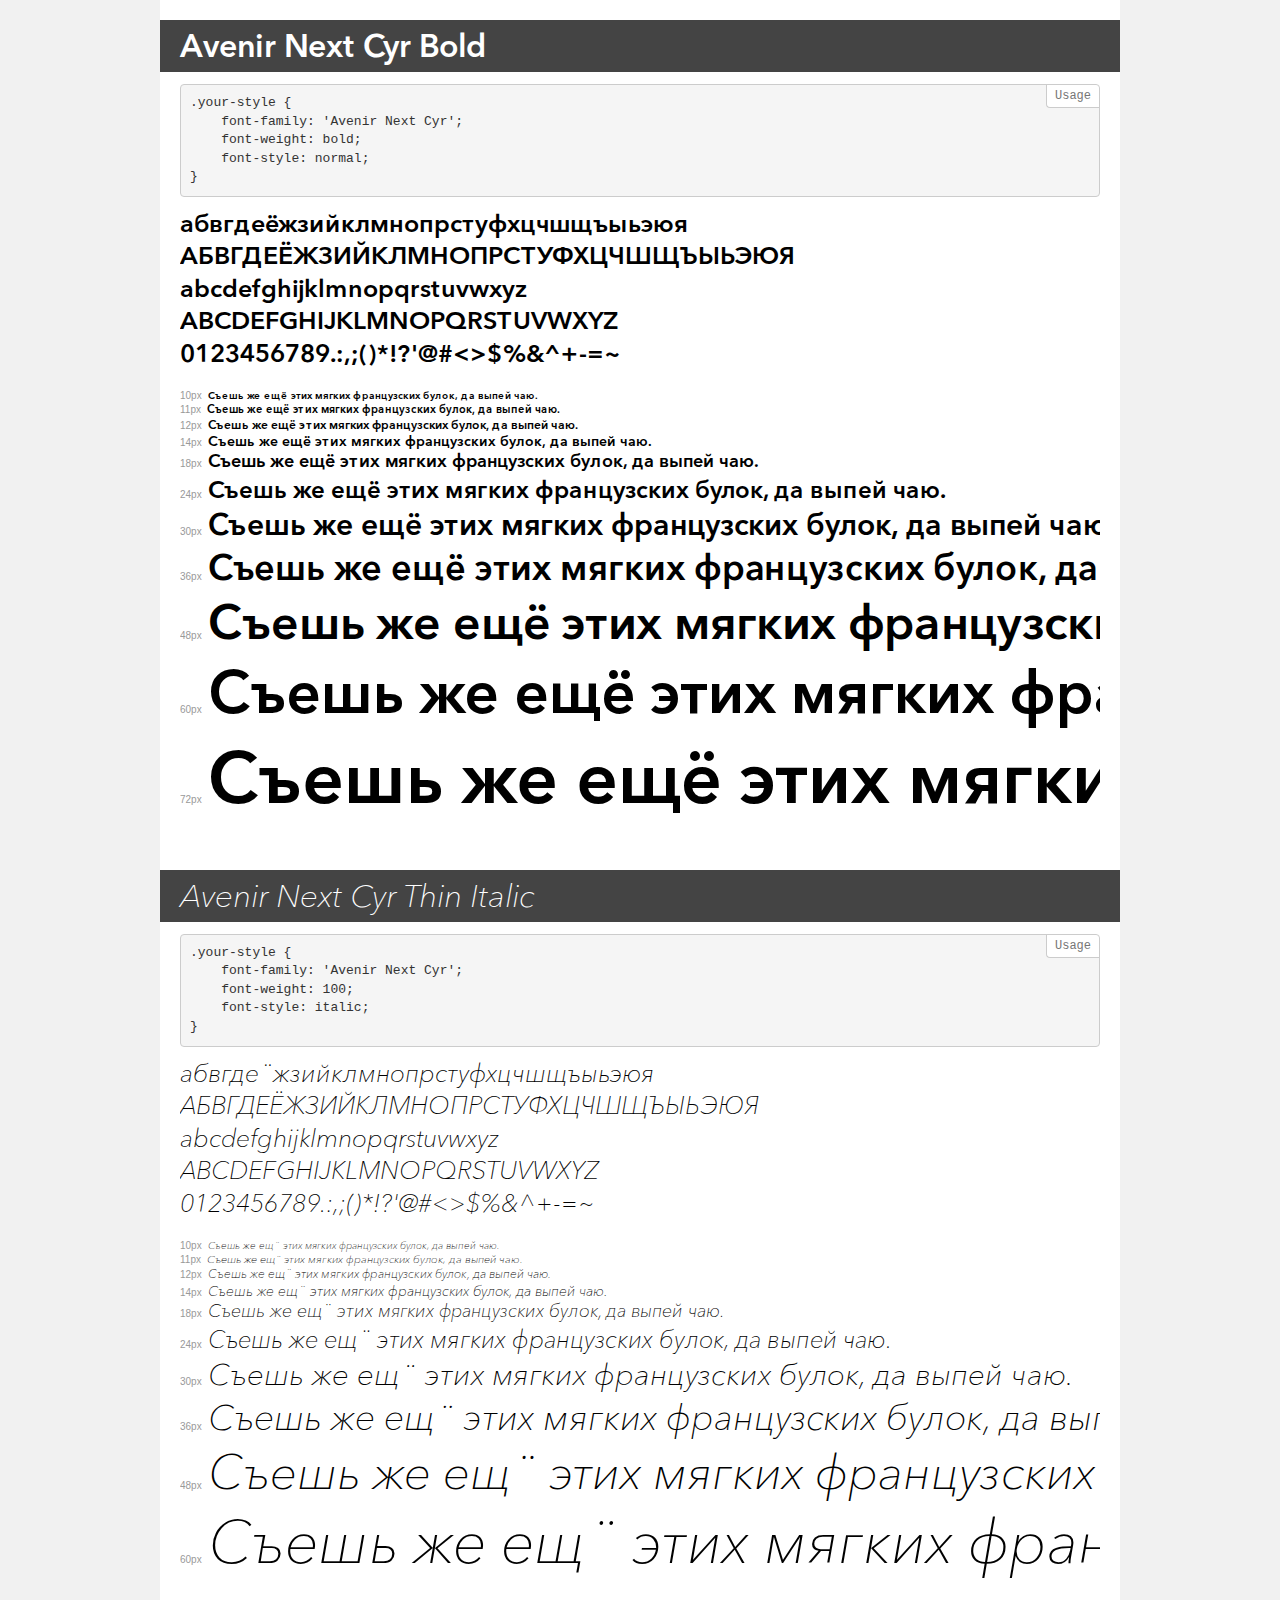
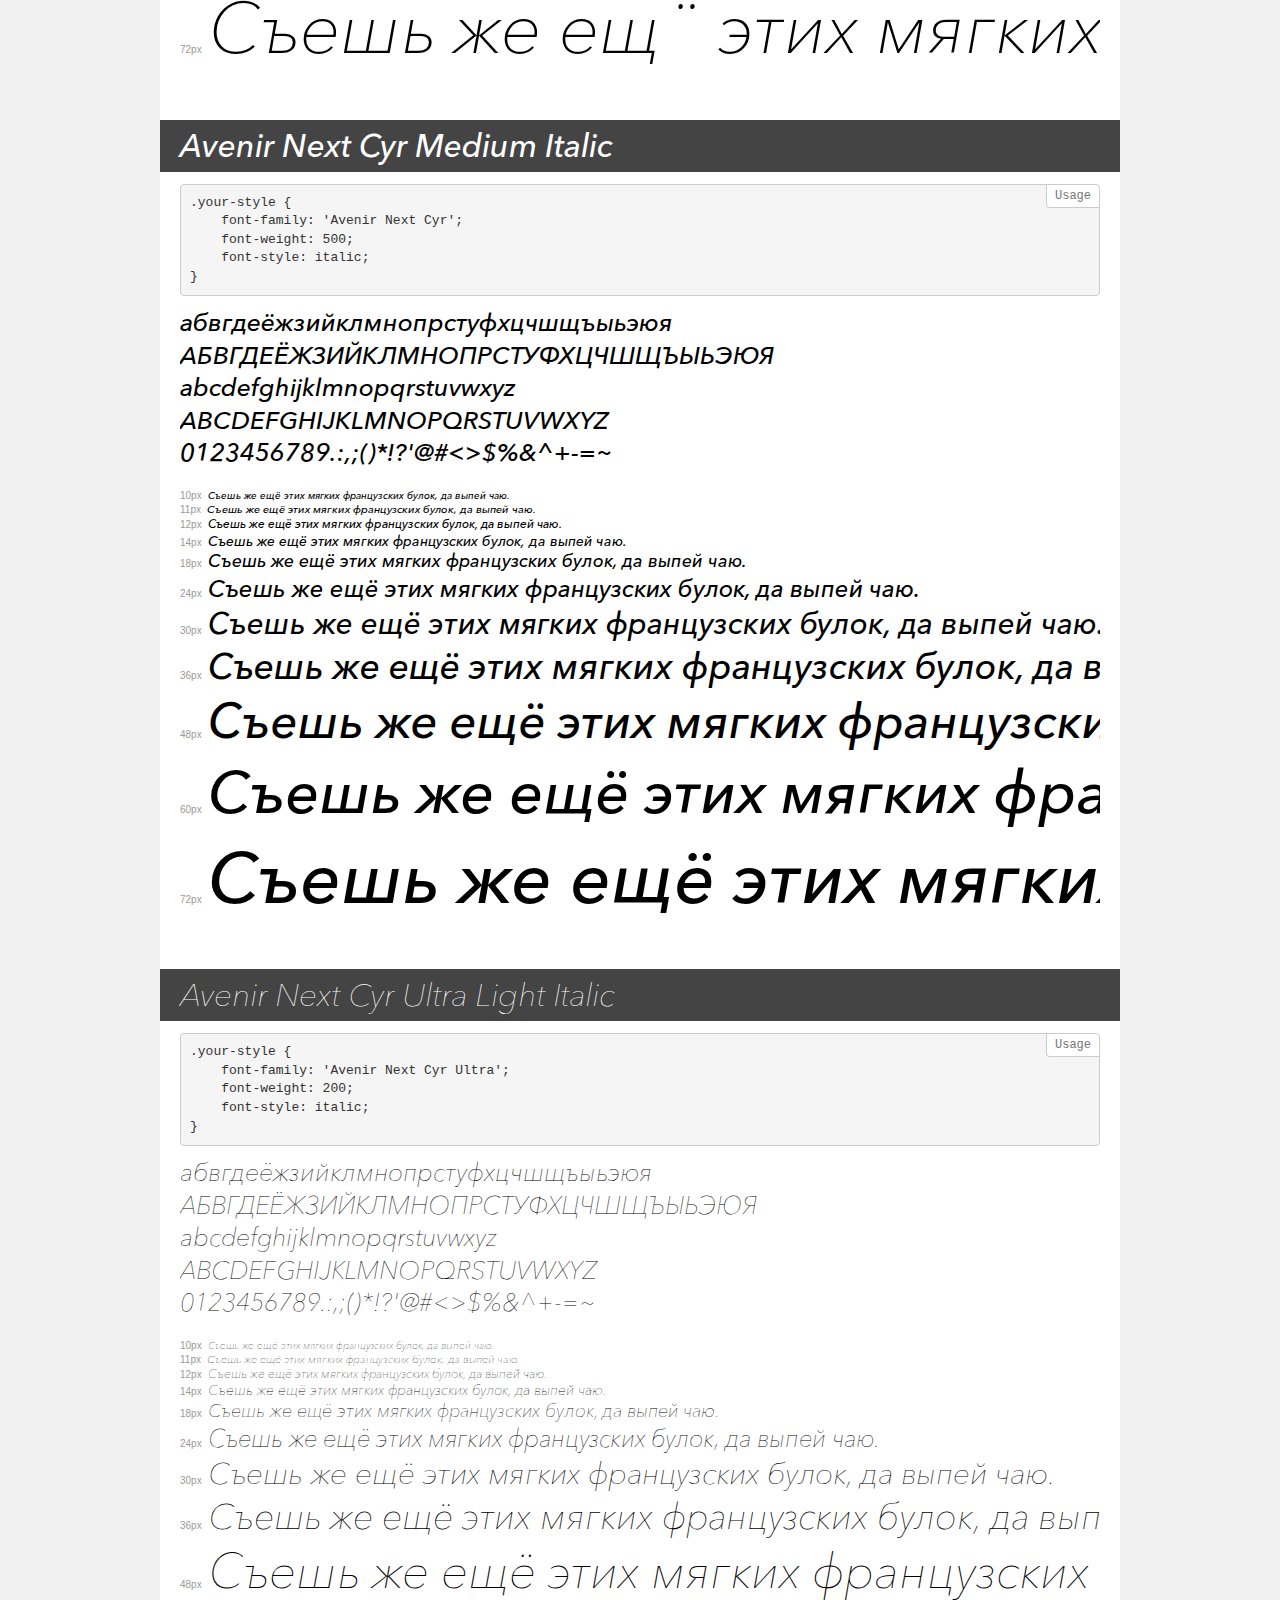
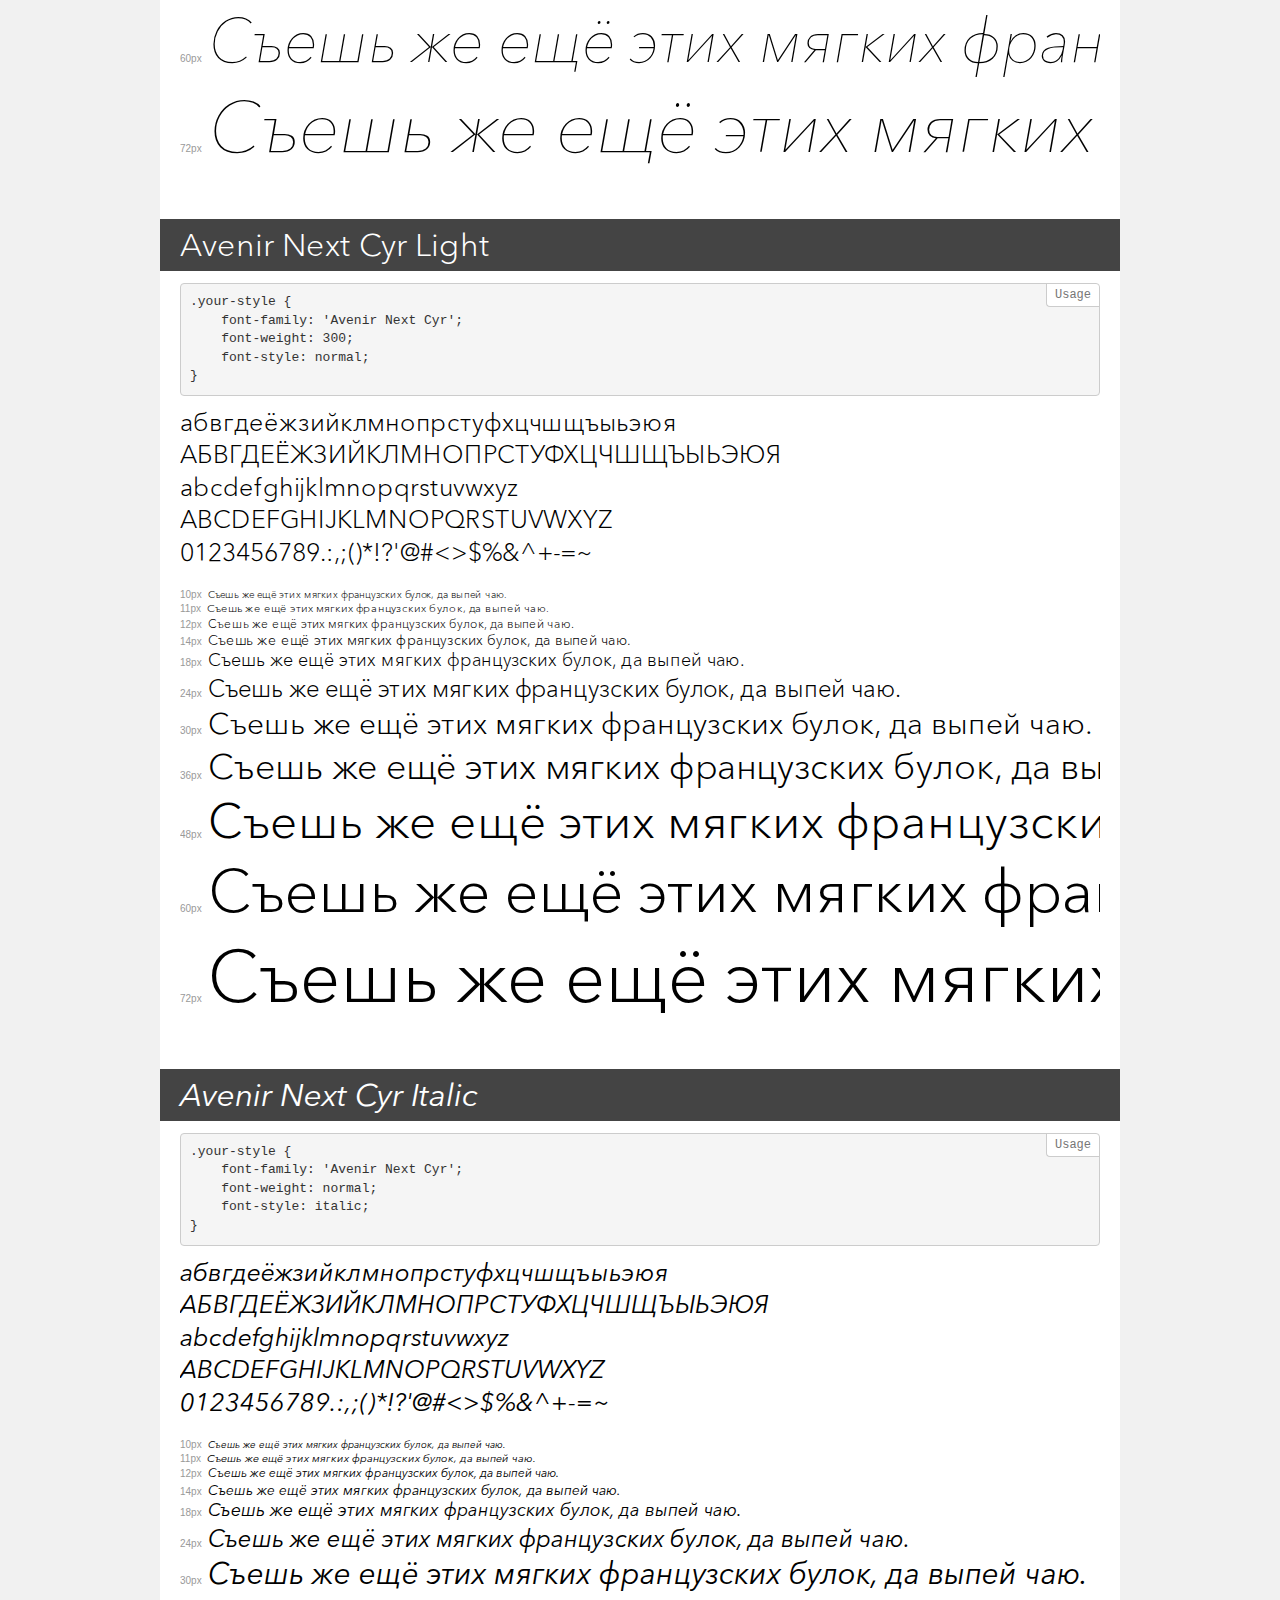
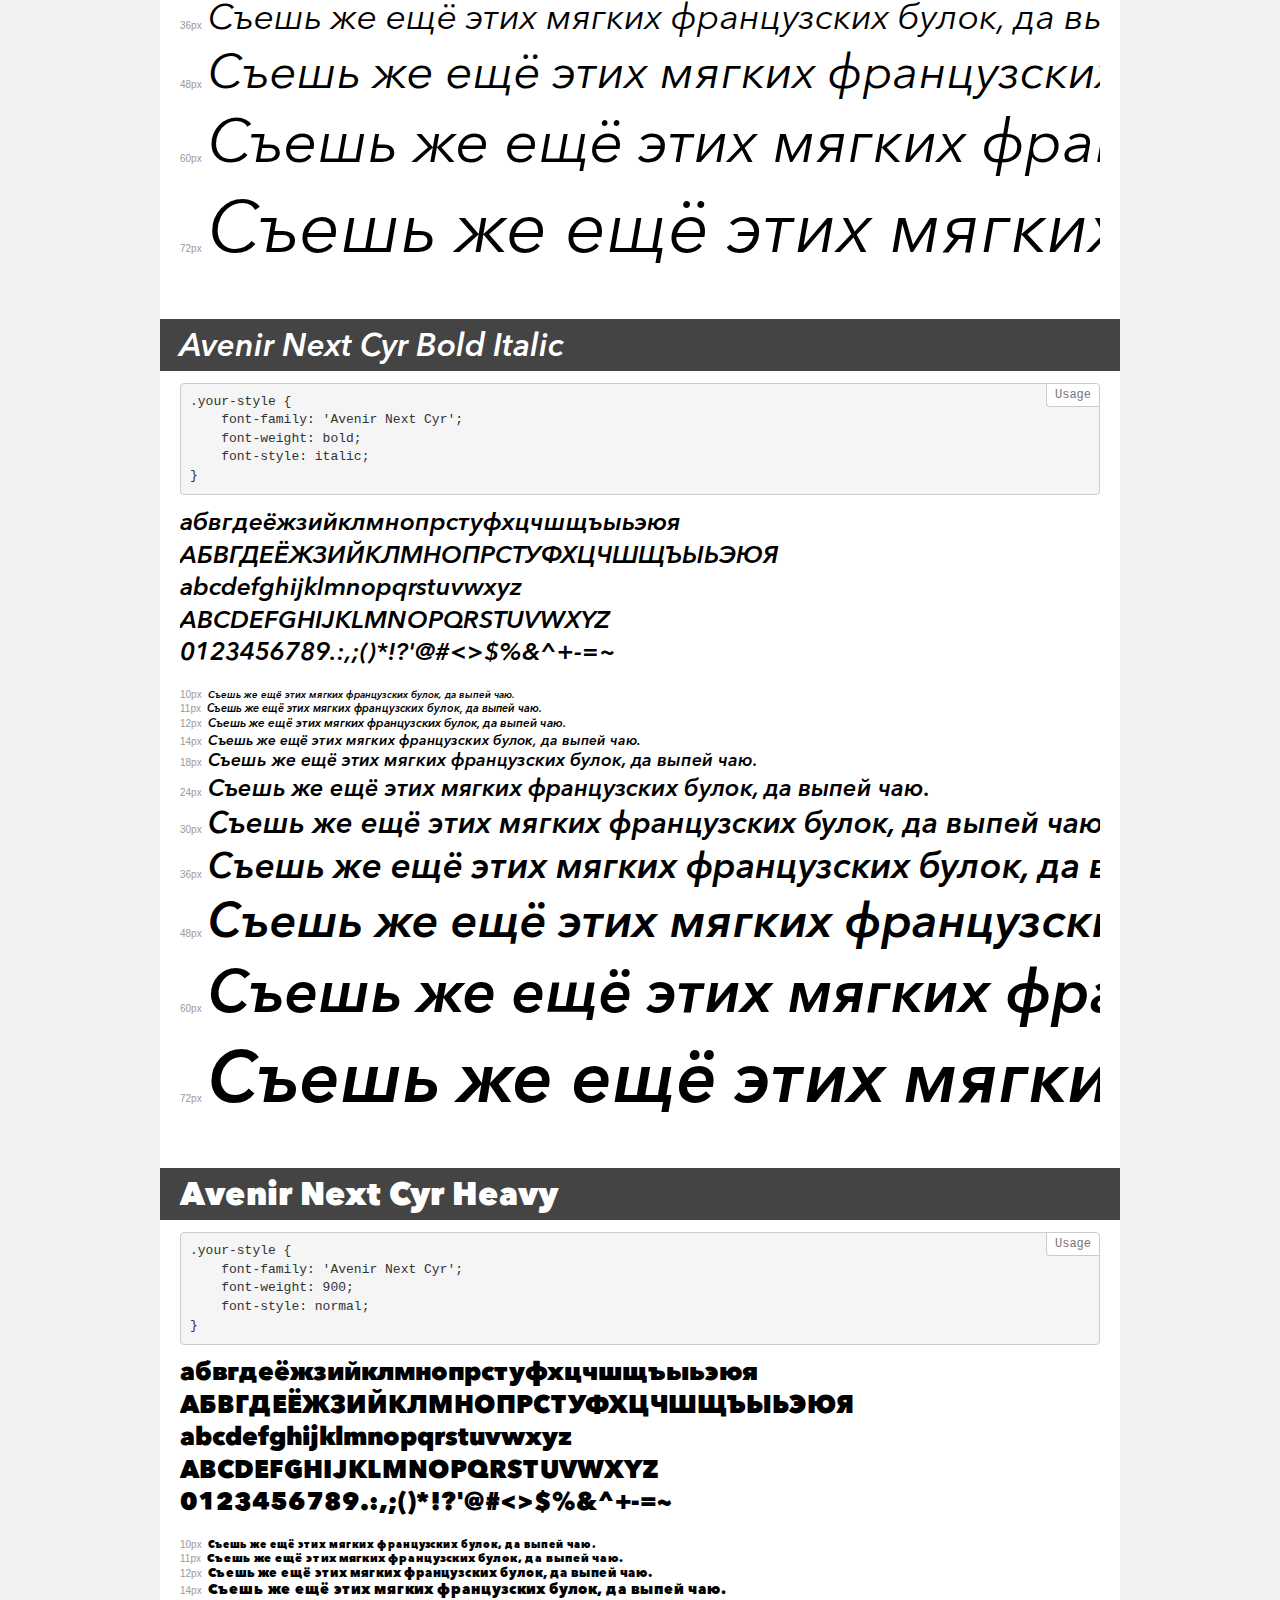
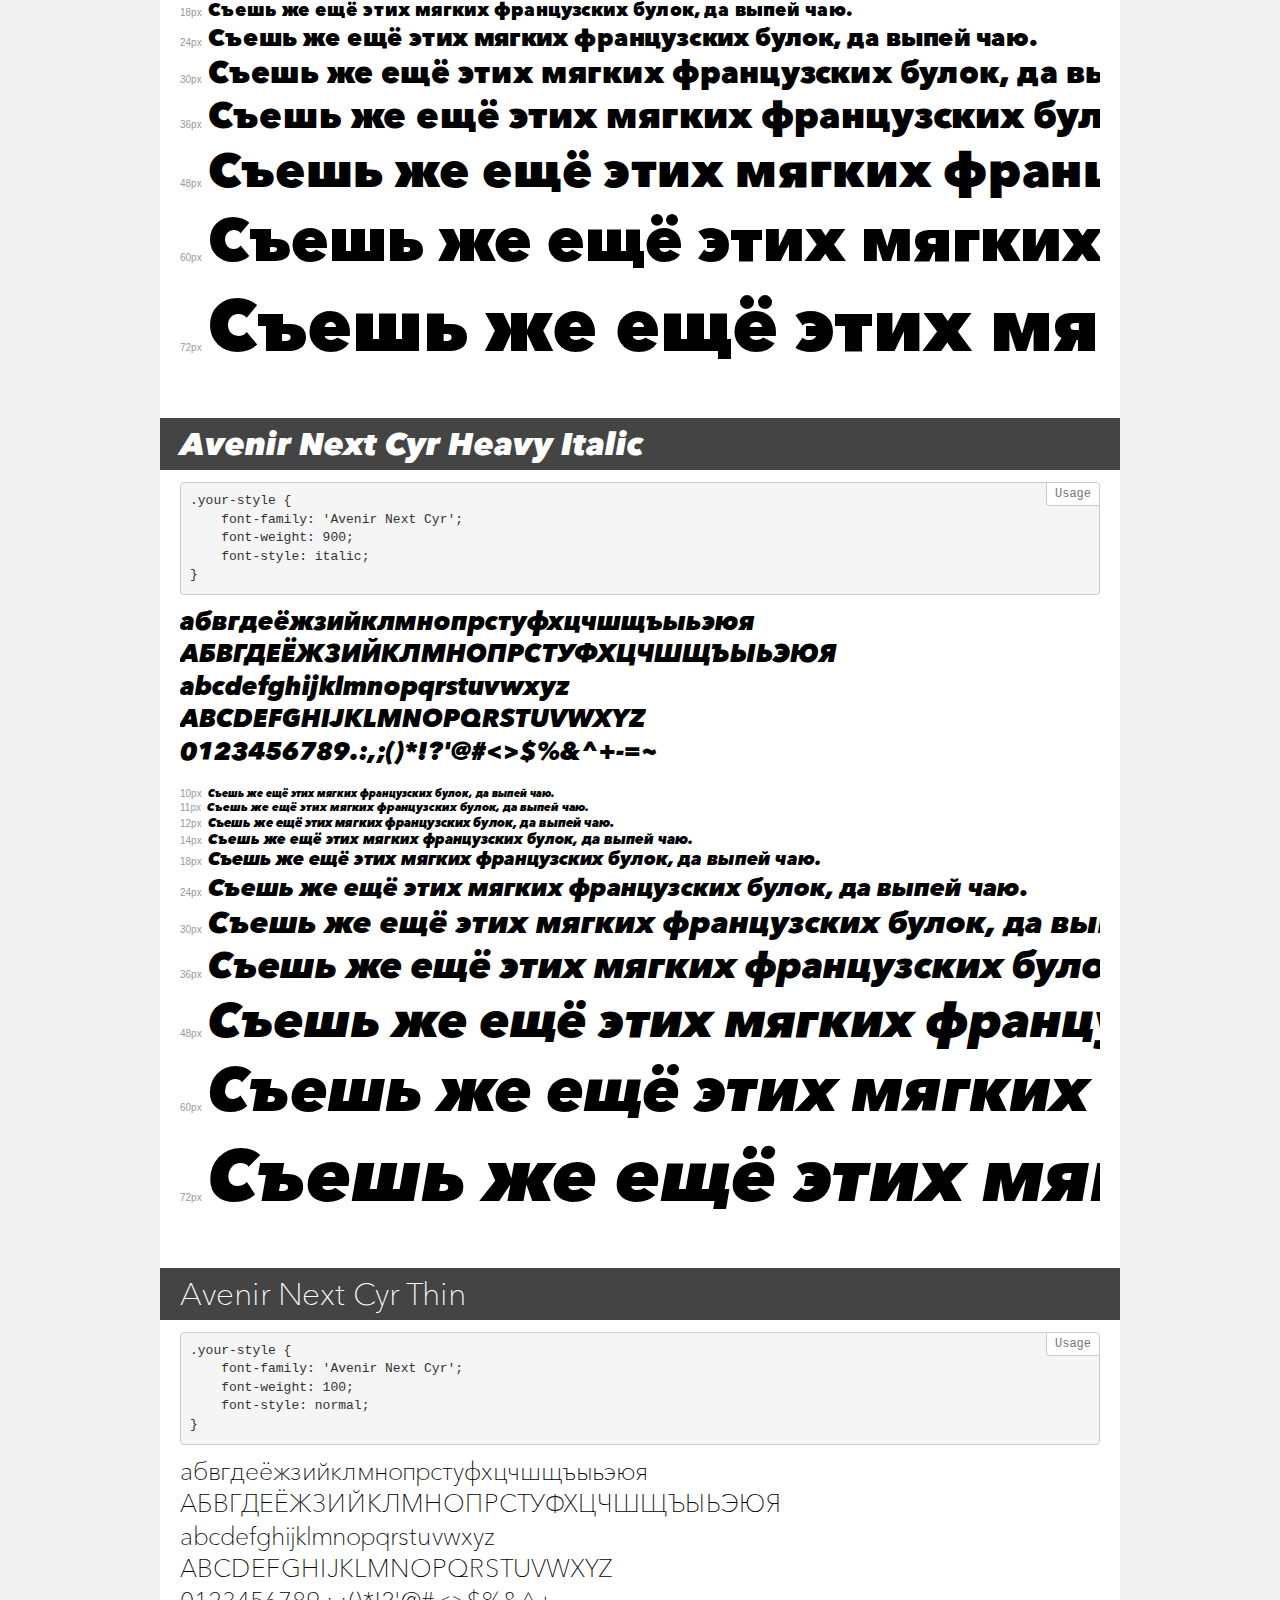
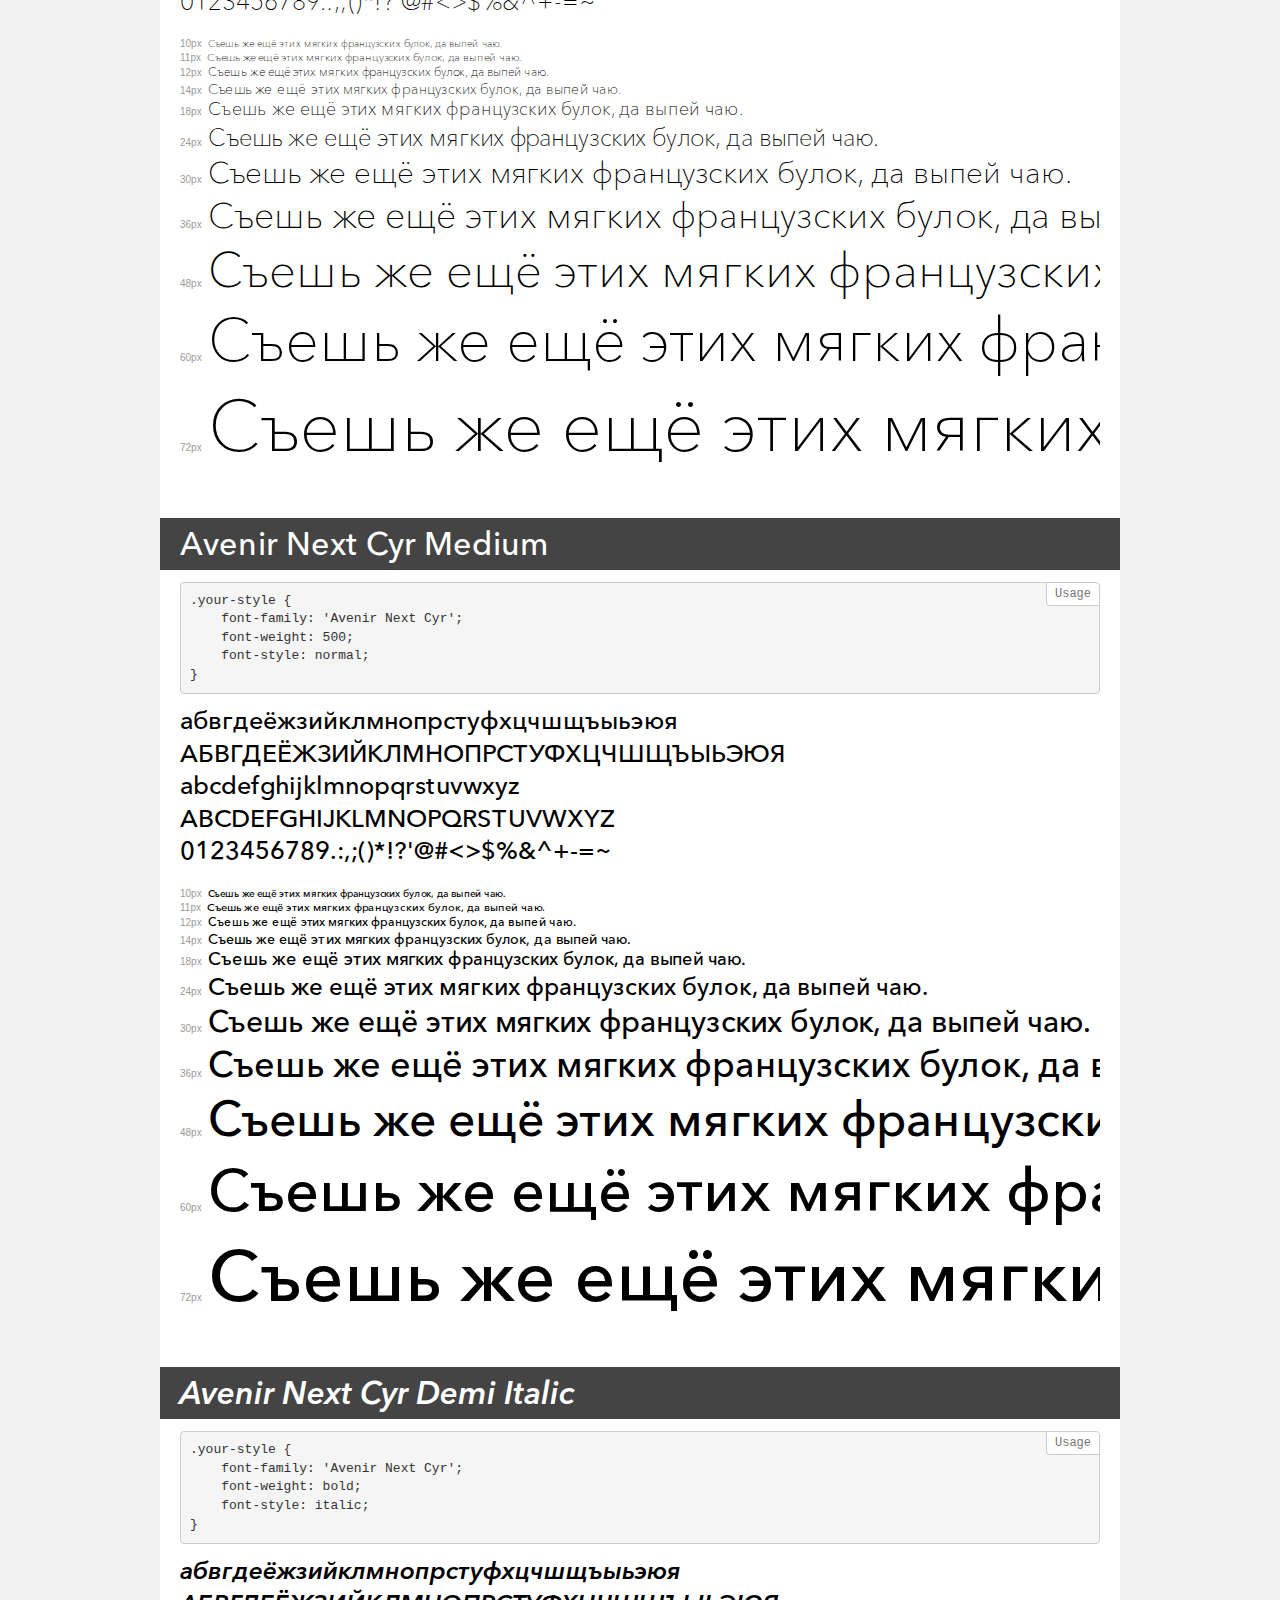
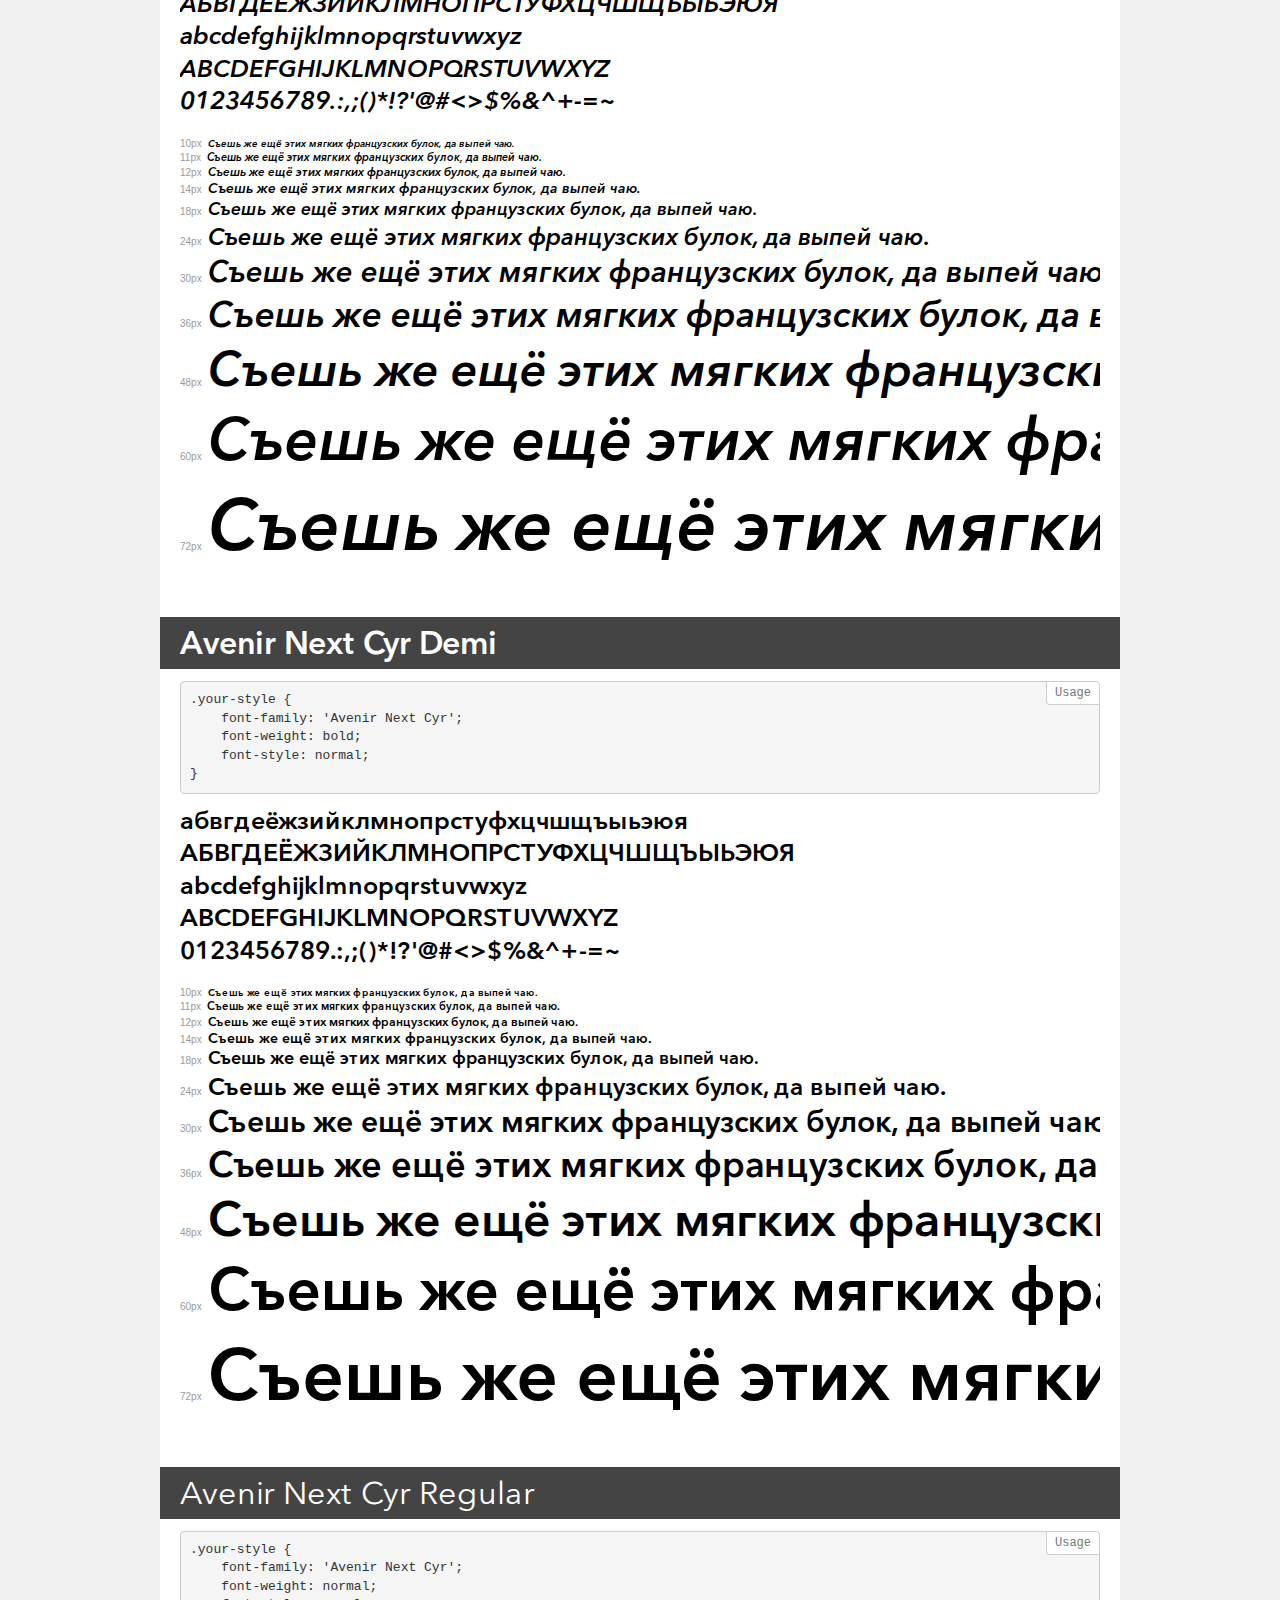
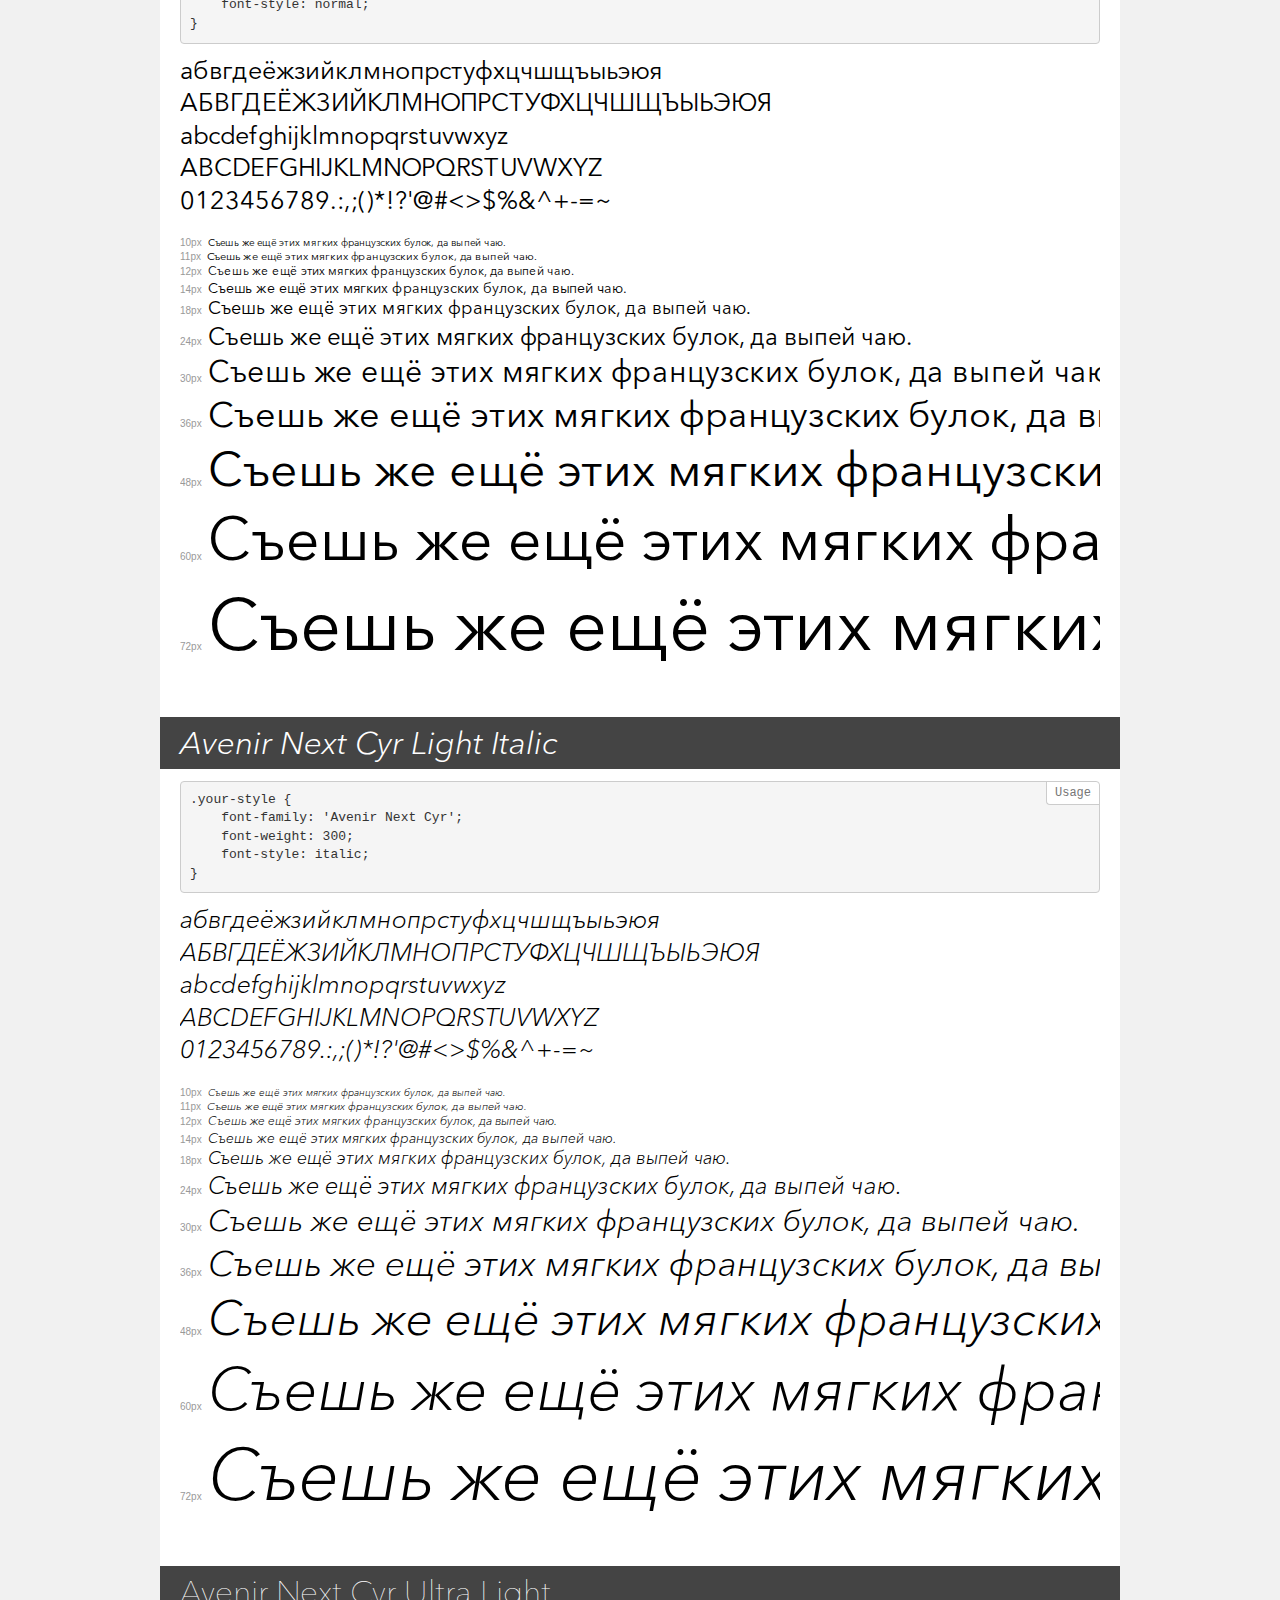
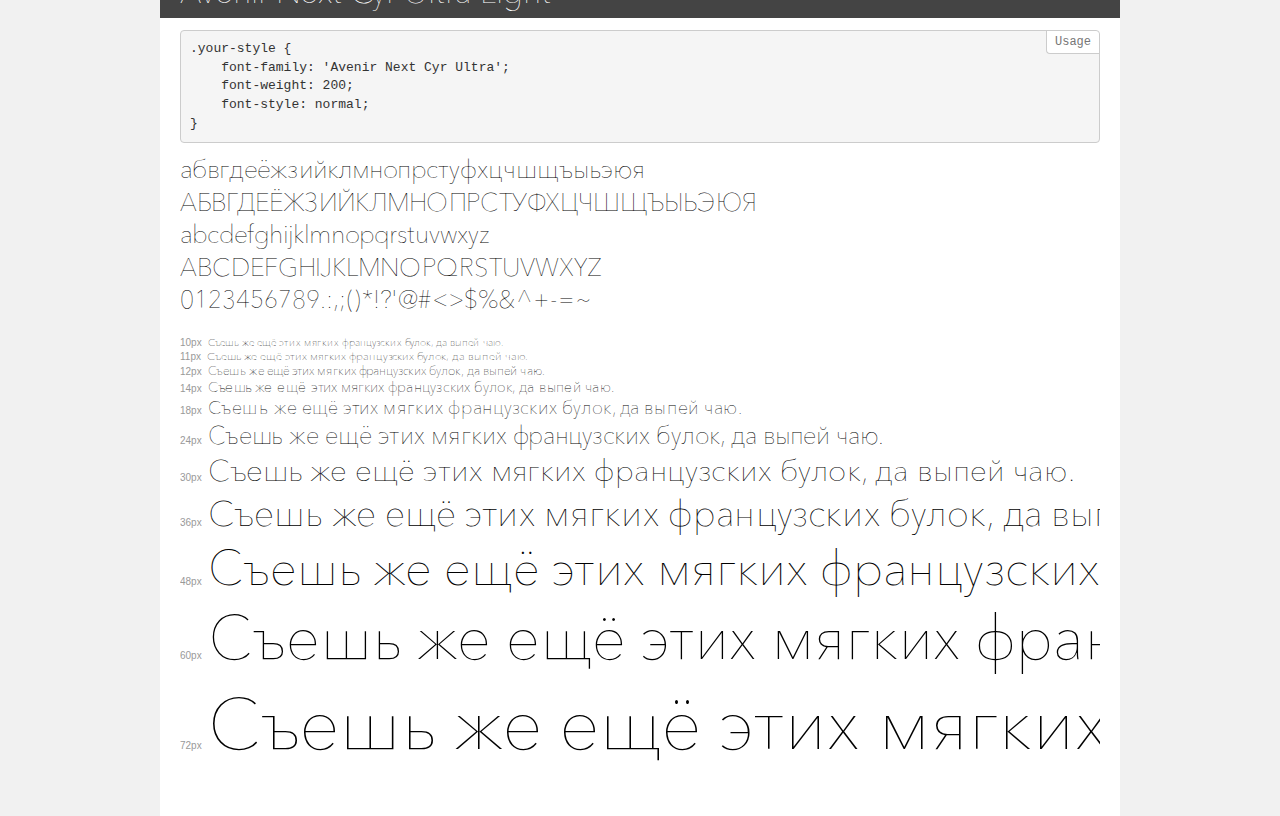
<file: fonts/demo.html>
<!DOCTYPE html>
<html>
<head>
    <meta charset="utf-8">
    <meta http-equiv="X-UA-Compatible" content="IE=edge">
    <meta name="viewport" content="width=device-width, initial-scale=1">
    <meta name="robots" content="noindex, noarchive">
    <meta name="format-detection" content="telephone=no">
    <title>Transfonter demo</title>
    <link href="stylesheet.css" rel="stylesheet">
    <style>
        /*
        http://meyerweb.com/eric/tools/css/reset/
        v2.0 | 20110126
        License: none (public domain)
        */
        html, body, div, span, applet, object, iframe,
        h1, h2, h3, h4, h5, h6, p, blockquote, pre,
        a, abbr, acronym, address, big, cite, code,
        del, dfn, em, img, ins, kbd, q, s, samp,
        small, strike, strong, sub, sup, tt, var,
        b, u, i, center,
        dl, dt, dd, ol, ul, li,
        fieldset, form, label, legend,
        table, caption, tbody, tfoot, thead, tr, th, td,
        article, aside, canvas, details, embed,
        figure, figcaption, footer, header, hgroup,
        menu, nav, output, ruby, section, summary,
        time, mark, audio, video {
            margin: 0;
            padding: 0;
            border: 0;
            font-size: 100%;
            font: inherit;
            vertical-align: baseline;
        }
        /* HTML5 display-role reset for older browsers */
        article, aside, details, figcaption, figure,
        footer, header, hgroup, menu, nav, section {
            display: block;
        }
        body {
            line-height: 1;
        }
        ol, ul {
            list-style: none;
        }
        blockquote, q {
            quotes: none;
        }
        blockquote:before, blockquote:after,
        q:before, q:after {
            content: '';
            content: none;
        }
        table {
            border-collapse: collapse;
            border-spacing: 0;
        }
        /* common styles */
        body {
            background: #f1f1f1;
            color: #000;
        }
        .page {
            background: #fff;
            width: 920px;
            margin: 0 auto;
            padding: 20px 20px 0 20px;
            overflow: hidden;
        }
        .font-container {
            overflow-x: auto;
            overflow-y: hidden;
            margin-bottom: 40px;
            line-height: 1.3;
            white-space: nowrap;
            padding-bottom: 5px;
        }
        h1 {
            position: relative;
            background: #444;
            font-size: 32px;
            color: #fff;
            padding: 10px 20px;
            margin: 0 -20px 12px -20px;
        }
        .letters {
            font-size: 25px;
            margin-bottom: 20px;
        }
        .s10:before {
            content: '10px';
        }
        .s11:before {
            content: '11px';
        }
        .s12:before {
            content: '12px';
        }
        .s14:before {
            content: '14px';
        }
        .s18:before {
            content: '18px';
        }
        .s24:before {
            content: '24px';
        }
        .s30:before {
            content: '30px';
        }
        .s36:before {
            content: '36px';
        }
        .s48:before {
            content: '48px';
        }
        .s60:before {
            content: '60px';
        }
        .s72:before {
            content: '72px';
        }
        .s10:before, .s11:before, .s12:before, .s14:before,
        .s18:before, .s24:before, .s30:before, .s36:before,
        .s48:before, .s60:before, .s72:before {
            font-family: Arial, sans-serif;
            font-size: 10px;
            font-weight: normal;
            font-style: normal;
            color: #999;
            padding-right: 6px;
        }
        pre {
            display: block;
            position: relative;
            padding: 9px;
            margin: 0 0 10px;
            font-family: Monaco, Menlo, Consolas, "Courier New", monospace !important;
            font-size: 13px;
            line-height: 1.428571429;
            color: #333;
            font-weight: normal !important;
            font-style: normal !important;
            background-color: #f5f5f5;
            border: 1px solid #ccc;
            overflow-x: auto;
            border-radius: 4px;
        }
        pre:after {
            display: block;
            position: absolute;
            right: 0;
            top: 0;
            content: 'Usage';
            line-height: 1;
            padding: 5px 8px;
            font-size: 12px;
            color: #767676;
            background-color: #fff;
            border: 1px solid #ccc;
            border-right: none;
            border-top: none;
            border-radius: 0 4px 0 4px;
            z-index: 10;
        }
        /* responsive */
        @media (max-width: 959px) {
            .page {
                width: auto;
                margin: 0;
            }
        }
    </style>
</head>
<body>
<div class="page">
    <div class="demo" style="font-family: 'Avenir Next Cyr'; font-weight: bold; font-style: normal;">
        <h1>Avenir Next Cyr Bold</h1>
        <pre>.your-style {
    font-family: 'Avenir Next Cyr';
    font-weight: bold;
    font-style: normal;
}</pre>
        <div class="font-container">
            <p class="letters">
                абвгдеёжзийклмнопрстуфхцчшщъыьэюя<br>
АБВГДЕЁЖЗИЙКЛМНОПРСТУФХЦЧШЩЪЫЬЭЮЯ<br>
abcdefghijklmnopqrstuvwxyz<br>
ABCDEFGHIJKLMNOPQRSTUVWXYZ<br>
                0123456789.:,;()*!?'@#<>$%&^+-=~
            </p>
            <p class="s10" style="font-size: 10px;">Съешь же ещё этих мягких французских булок, да выпей чаю.</p>
            <p class="s11" style="font-size: 11px;">Съешь же ещё этих мягких французских булок, да выпей чаю.</p>
            <p class="s12" style="font-size: 12px;">Съешь же ещё этих мягких французских булок, да выпей чаю.</p>
            <p class="s14" style="font-size: 14px;">Съешь же ещё этих мягких французских булок, да выпей чаю.</p>
            <p class="s18" style="font-size: 18px;">Съешь же ещё этих мягких французских булок, да выпей чаю.</p>
            <p class="s24" style="font-size: 24px;">Съешь же ещё этих мягких французских булок, да выпей чаю.</p>
            <p class="s30" style="font-size: 30px;">Съешь же ещё этих мягких французских булок, да выпей чаю.</p>
            <p class="s36" style="font-size: 36px;">Съешь же ещё этих мягких французских булок, да выпей чаю.</p>
            <p class="s48" style="font-size: 48px;">Съешь же ещё этих мягких французских булок, да выпей чаю.</p>
            <p class="s60" style="font-size: 60px;">Съешь же ещё этих мягких французских булок, да выпей чаю.</p>
            <p class="s72" style="font-size: 72px;">Съешь же ещё этих мягких французских булок, да выпей чаю.</p>
        </div>
    </div>
    <div class="demo" style="font-family: 'Avenir Next Cyr'; font-weight: 100; font-style: italic;">
        <h1>Avenir Next Cyr Thin Italic</h1>
        <pre>.your-style {
    font-family: 'Avenir Next Cyr';
    font-weight: 100;
    font-style: italic;
}</pre>
        <div class="font-container">
            <p class="letters">
                абвгдеёжзийклмнопрстуфхцчшщъыьэюя<br>
АБВГДЕЁЖЗИЙКЛМНОПРСТУФХЦЧШЩЪЫЬЭЮЯ<br>
abcdefghijklmnopqrstuvwxyz<br>
ABCDEFGHIJKLMNOPQRSTUVWXYZ<br>
                0123456789.:,;()*!?'@#<>$%&^+-=~
            </p>
            <p class="s10" style="font-size: 10px;">Съешь же ещё этих мягких французских булок, да выпей чаю.</p>
            <p class="s11" style="font-size: 11px;">Съешь же ещё этих мягких французских булок, да выпей чаю.</p>
            <p class="s12" style="font-size: 12px;">Съешь же ещё этих мягких французских булок, да выпей чаю.</p>
            <p class="s14" style="font-size: 14px;">Съешь же ещё этих мягких французских булок, да выпей чаю.</p>
            <p class="s18" style="font-size: 18px;">Съешь же ещё этих мягких французских булок, да выпей чаю.</p>
            <p class="s24" style="font-size: 24px;">Съешь же ещё этих мягких французских булок, да выпей чаю.</p>
            <p class="s30" style="font-size: 30px;">Съешь же ещё этих мягких французских булок, да выпей чаю.</p>
            <p class="s36" style="font-size: 36px;">Съешь же ещё этих мягких французских булок, да выпей чаю.</p>
            <p class="s48" style="font-size: 48px;">Съешь же ещё этих мягких французских булок, да выпей чаю.</p>
            <p class="s60" style="font-size: 60px;">Съешь же ещё этих мягких французских булок, да выпей чаю.</p>
            <p class="s72" style="font-size: 72px;">Съешь же ещё этих мягких французских булок, да выпей чаю.</p>
        </div>
    </div>
    <div class="demo" style="font-family: 'Avenir Next Cyr'; font-weight: 500; font-style: italic;">
        <h1>Avenir Next Cyr Medium Italic</h1>
        <pre>.your-style {
    font-family: 'Avenir Next Cyr';
    font-weight: 500;
    font-style: italic;
}</pre>
        <div class="font-container">
            <p class="letters">
                абвгдеёжзийклмнопрстуфхцчшщъыьэюя<br>
АБВГДЕЁЖЗИЙКЛМНОПРСТУФХЦЧШЩЪЫЬЭЮЯ<br>
abcdefghijklmnopqrstuvwxyz<br>
ABCDEFGHIJKLMNOPQRSTUVWXYZ<br>
                0123456789.:,;()*!?'@#<>$%&^+-=~
            </p>
            <p class="s10" style="font-size: 10px;">Съешь же ещё этих мягких французских булок, да выпей чаю.</p>
            <p class="s11" style="font-size: 11px;">Съешь же ещё этих мягких французских булок, да выпей чаю.</p>
            <p class="s12" style="font-size: 12px;">Съешь же ещё этих мягких французских булок, да выпей чаю.</p>
            <p class="s14" style="font-size: 14px;">Съешь же ещё этих мягких французских булок, да выпей чаю.</p>
            <p class="s18" style="font-size: 18px;">Съешь же ещё этих мягких французских булок, да выпей чаю.</p>
            <p class="s24" style="font-size: 24px;">Съешь же ещё этих мягких французских булок, да выпей чаю.</p>
            <p class="s30" style="font-size: 30px;">Съешь же ещё этих мягких французских булок, да выпей чаю.</p>
            <p class="s36" style="font-size: 36px;">Съешь же ещё этих мягких французских булок, да выпей чаю.</p>
            <p class="s48" style="font-size: 48px;">Съешь же ещё этих мягких французских булок, да выпей чаю.</p>
            <p class="s60" style="font-size: 60px;">Съешь же ещё этих мягких французских булок, да выпей чаю.</p>
            <p class="s72" style="font-size: 72px;">Съешь же ещё этих мягких французских булок, да выпей чаю.</p>
        </div>
    </div>
    <div class="demo" style="font-family: 'Avenir Next Cyr Ultra'; font-weight: 200; font-style: italic;">
        <h1>Avenir Next Cyr Ultra Light Italic</h1>
        <pre>.your-style {
    font-family: 'Avenir Next Cyr Ultra';
    font-weight: 200;
    font-style: italic;
}</pre>
        <div class="font-container">
            <p class="letters">
                абвгдеёжзийклмнопрстуфхцчшщъыьэюя<br>
АБВГДЕЁЖЗИЙКЛМНОПРСТУФХЦЧШЩЪЫЬЭЮЯ<br>
abcdefghijklmnopqrstuvwxyz<br>
ABCDEFGHIJKLMNOPQRSTUVWXYZ<br>
                0123456789.:,;()*!?'@#<>$%&^+-=~
            </p>
            <p class="s10" style="font-size: 10px;">Съешь же ещё этих мягких французских булок, да выпей чаю.</p>
            <p class="s11" style="font-size: 11px;">Съешь же ещё этих мягких французских булок, да выпей чаю.</p>
            <p class="s12" style="font-size: 12px;">Съешь же ещё этих мягких французских булок, да выпей чаю.</p>
            <p class="s14" style="font-size: 14px;">Съешь же ещё этих мягких французских булок, да выпей чаю.</p>
            <p class="s18" style="font-size: 18px;">Съешь же ещё этих мягких французских булок, да выпей чаю.</p>
            <p class="s24" style="font-size: 24px;">Съешь же ещё этих мягких французских булок, да выпей чаю.</p>
            <p class="s30" style="font-size: 30px;">Съешь же ещё этих мягких французских булок, да выпей чаю.</p>
            <p class="s36" style="font-size: 36px;">Съешь же ещё этих мягких французских булок, да выпей чаю.</p>
            <p class="s48" style="font-size: 48px;">Съешь же ещё этих мягких французских булок, да выпей чаю.</p>
            <p class="s60" style="font-size: 60px;">Съешь же ещё этих мягких французских булок, да выпей чаю.</p>
            <p class="s72" style="font-size: 72px;">Съешь же ещё этих мягких французских булок, да выпей чаю.</p>
        </div>
    </div>
    <div class="demo" style="font-family: 'Avenir Next Cyr'; font-weight: 300; font-style: normal;">
        <h1>Avenir Next Cyr Light</h1>
        <pre>.your-style {
    font-family: 'Avenir Next Cyr';
    font-weight: 300;
    font-style: normal;
}</pre>
        <div class="font-container">
            <p class="letters">
                абвгдеёжзийклмнопрстуфхцчшщъыьэюя<br>
АБВГДЕЁЖЗИЙКЛМНОПРСТУФХЦЧШЩЪЫЬЭЮЯ<br>
abcdefghijklmnopqrstuvwxyz<br>
ABCDEFGHIJKLMNOPQRSTUVWXYZ<br>
                0123456789.:,;()*!?'@#<>$%&^+-=~
            </p>
            <p class="s10" style="font-size: 10px;">Съешь же ещё этих мягких французских булок, да выпей чаю.</p>
            <p class="s11" style="font-size: 11px;">Съешь же ещё этих мягких французских булок, да выпей чаю.</p>
            <p class="s12" style="font-size: 12px;">Съешь же ещё этих мягких французских булок, да выпей чаю.</p>
            <p class="s14" style="font-size: 14px;">Съешь же ещё этих мягких французских булок, да выпей чаю.</p>
            <p class="s18" style="font-size: 18px;">Съешь же ещё этих мягких французских булок, да выпей чаю.</p>
            <p class="s24" style="font-size: 24px;">Съешь же ещё этих мягких французских булок, да выпей чаю.</p>
            <p class="s30" style="font-size: 30px;">Съешь же ещё этих мягких французских булок, да выпей чаю.</p>
            <p class="s36" style="font-size: 36px;">Съешь же ещё этих мягких французских булок, да выпей чаю.</p>
            <p class="s48" style="font-size: 48px;">Съешь же ещё этих мягких французских булок, да выпей чаю.</p>
            <p class="s60" style="font-size: 60px;">Съешь же ещё этих мягких французских булок, да выпей чаю.</p>
            <p class="s72" style="font-size: 72px;">Съешь же ещё этих мягких французских булок, да выпей чаю.</p>
        </div>
    </div>
    <div class="demo" style="font-family: 'Avenir Next Cyr'; font-weight: normal; font-style: italic;">
        <h1>Avenir Next Cyr Italic</h1>
        <pre>.your-style {
    font-family: 'Avenir Next Cyr';
    font-weight: normal;
    font-style: italic;
}</pre>
        <div class="font-container">
            <p class="letters">
                абвгдеёжзийклмнопрстуфхцчшщъыьэюя<br>
АБВГДЕЁЖЗИЙКЛМНОПРСТУФХЦЧШЩЪЫЬЭЮЯ<br>
abcdefghijklmnopqrstuvwxyz<br>
ABCDEFGHIJKLMNOPQRSTUVWXYZ<br>
                0123456789.:,;()*!?'@#<>$%&^+-=~
            </p>
            <p class="s10" style="font-size: 10px;">Съешь же ещё этих мягких французских булок, да выпей чаю.</p>
            <p class="s11" style="font-size: 11px;">Съешь же ещё этих мягких французских булок, да выпей чаю.</p>
            <p class="s12" style="font-size: 12px;">Съешь же ещё этих мягких французских булок, да выпей чаю.</p>
            <p class="s14" style="font-size: 14px;">Съешь же ещё этих мягких французских булок, да выпей чаю.</p>
            <p class="s18" style="font-size: 18px;">Съешь же ещё этих мягких французских булок, да выпей чаю.</p>
            <p class="s24" style="font-size: 24px;">Съешь же ещё этих мягких французских булок, да выпей чаю.</p>
            <p class="s30" style="font-size: 30px;">Съешь же ещё этих мягких французских булок, да выпей чаю.</p>
            <p class="s36" style="font-size: 36px;">Съешь же ещё этих мягких французских булок, да выпей чаю.</p>
            <p class="s48" style="font-size: 48px;">Съешь же ещё этих мягких французских булок, да выпей чаю.</p>
            <p class="s60" style="font-size: 60px;">Съешь же ещё этих мягких французских булок, да выпей чаю.</p>
            <p class="s72" style="font-size: 72px;">Съешь же ещё этих мягких французских булок, да выпей чаю.</p>
        </div>
    </div>
    <div class="demo" style="font-family: 'Avenir Next Cyr'; font-weight: bold; font-style: italic;">
        <h1>Avenir Next Cyr Bold Italic</h1>
        <pre>.your-style {
    font-family: 'Avenir Next Cyr';
    font-weight: bold;
    font-style: italic;
}</pre>
        <div class="font-container">
            <p class="letters">
                абвгдеёжзийклмнопрстуфхцчшщъыьэюя<br>
АБВГДЕЁЖЗИЙКЛМНОПРСТУФХЦЧШЩЪЫЬЭЮЯ<br>
abcdefghijklmnopqrstuvwxyz<br>
ABCDEFGHIJKLMNOPQRSTUVWXYZ<br>
                0123456789.:,;()*!?'@#<>$%&^+-=~
            </p>
            <p class="s10" style="font-size: 10px;">Съешь же ещё этих мягких французских булок, да выпей чаю.</p>
            <p class="s11" style="font-size: 11px;">Съешь же ещё этих мягких французских булок, да выпей чаю.</p>
            <p class="s12" style="font-size: 12px;">Съешь же ещё этих мягких французских булок, да выпей чаю.</p>
            <p class="s14" style="font-size: 14px;">Съешь же ещё этих мягких французских булок, да выпей чаю.</p>
            <p class="s18" style="font-size: 18px;">Съешь же ещё этих мягких французских булок, да выпей чаю.</p>
            <p class="s24" style="font-size: 24px;">Съешь же ещё этих мягких французских булок, да выпей чаю.</p>
            <p class="s30" style="font-size: 30px;">Съешь же ещё этих мягких французских булок, да выпей чаю.</p>
            <p class="s36" style="font-size: 36px;">Съешь же ещё этих мягких французских булок, да выпей чаю.</p>
            <p class="s48" style="font-size: 48px;">Съешь же ещё этих мягких французских булок, да выпей чаю.</p>
            <p class="s60" style="font-size: 60px;">Съешь же ещё этих мягких французских булок, да выпей чаю.</p>
            <p class="s72" style="font-size: 72px;">Съешь же ещё этих мягких французских булок, да выпей чаю.</p>
        </div>
    </div>
    <div class="demo" style="font-family: 'Avenir Next Cyr'; font-weight: 900; font-style: normal;">
        <h1>Avenir Next Cyr Heavy</h1>
        <pre>.your-style {
    font-family: 'Avenir Next Cyr';
    font-weight: 900;
    font-style: normal;
}</pre>
        <div class="font-container">
            <p class="letters">
                абвгдеёжзийклмнопрстуфхцчшщъыьэюя<br>
АБВГДЕЁЖЗИЙКЛМНОПРСТУФХЦЧШЩЪЫЬЭЮЯ<br>
abcdefghijklmnopqrstuvwxyz<br>
ABCDEFGHIJKLMNOPQRSTUVWXYZ<br>
                0123456789.:,;()*!?'@#<>$%&^+-=~
            </p>
            <p class="s10" style="font-size: 10px;">Съешь же ещё этих мягких французских булок, да выпей чаю.</p>
            <p class="s11" style="font-size: 11px;">Съешь же ещё этих мягких французских булок, да выпей чаю.</p>
            <p class="s12" style="font-size: 12px;">Съешь же ещё этих мягких французских булок, да выпей чаю.</p>
            <p class="s14" style="font-size: 14px;">Съешь же ещё этих мягких французских булок, да выпей чаю.</p>
            <p class="s18" style="font-size: 18px;">Съешь же ещё этих мягких французских булок, да выпей чаю.</p>
            <p class="s24" style="font-size: 24px;">Съешь же ещё этих мягких французских булок, да выпей чаю.</p>
            <p class="s30" style="font-size: 30px;">Съешь же ещё этих мягких французских булок, да выпей чаю.</p>
            <p class="s36" style="font-size: 36px;">Съешь же ещё этих мягких французских булок, да выпей чаю.</p>
            <p class="s48" style="font-size: 48px;">Съешь же ещё этих мягких французских булок, да выпей чаю.</p>
            <p class="s60" style="font-size: 60px;">Съешь же ещё этих мягких французских булок, да выпей чаю.</p>
            <p class="s72" style="font-size: 72px;">Съешь же ещё этих мягких французских булок, да выпей чаю.</p>
        </div>
    </div>
    <div class="demo" style="font-family: 'Avenir Next Cyr'; font-weight: 900; font-style: italic;">
        <h1>Avenir Next Cyr Heavy Italic</h1>
        <pre>.your-style {
    font-family: 'Avenir Next Cyr';
    font-weight: 900;
    font-style: italic;
}</pre>
        <div class="font-container">
            <p class="letters">
                абвгдеёжзийклмнопрстуфхцчшщъыьэюя<br>
АБВГДЕЁЖЗИЙКЛМНОПРСТУФХЦЧШЩЪЫЬЭЮЯ<br>
abcdefghijklmnopqrstuvwxyz<br>
ABCDEFGHIJKLMNOPQRSTUVWXYZ<br>
                0123456789.:,;()*!?'@#<>$%&^+-=~
            </p>
            <p class="s10" style="font-size: 10px;">Съешь же ещё этих мягких французских булок, да выпей чаю.</p>
            <p class="s11" style="font-size: 11px;">Съешь же ещё этих мягких французских булок, да выпей чаю.</p>
            <p class="s12" style="font-size: 12px;">Съешь же ещё этих мягких французских булок, да выпей чаю.</p>
            <p class="s14" style="font-size: 14px;">Съешь же ещё этих мягких французских булок, да выпей чаю.</p>
            <p class="s18" style="font-size: 18px;">Съешь же ещё этих мягких французских булок, да выпей чаю.</p>
            <p class="s24" style="font-size: 24px;">Съешь же ещё этих мягких французских булок, да выпей чаю.</p>
            <p class="s30" style="font-size: 30px;">Съешь же ещё этих мягких французских булок, да выпей чаю.</p>
            <p class="s36" style="font-size: 36px;">Съешь же ещё этих мягких французских булок, да выпей чаю.</p>
            <p class="s48" style="font-size: 48px;">Съешь же ещё этих мягких французских булок, да выпей чаю.</p>
            <p class="s60" style="font-size: 60px;">Съешь же ещё этих мягких французских булок, да выпей чаю.</p>
            <p class="s72" style="font-size: 72px;">Съешь же ещё этих мягких французских булок, да выпей чаю.</p>
        </div>
    </div>
    <div class="demo" style="font-family: 'Avenir Next Cyr'; font-weight: 100; font-style: normal;">
        <h1>Avenir Next Cyr Thin</h1>
        <pre>.your-style {
    font-family: 'Avenir Next Cyr';
    font-weight: 100;
    font-style: normal;
}</pre>
        <div class="font-container">
            <p class="letters">
                абвгдеёжзийклмнопрстуфхцчшщъыьэюя<br>
АБВГДЕЁЖЗИЙКЛМНОПРСТУФХЦЧШЩЪЫЬЭЮЯ<br>
abcdefghijklmnopqrstuvwxyz<br>
ABCDEFGHIJKLMNOPQRSTUVWXYZ<br>
                0123456789.:,;()*!?'@#<>$%&^+-=~
            </p>
            <p class="s10" style="font-size: 10px;">Съешь же ещё этих мягких французских булок, да выпей чаю.</p>
            <p class="s11" style="font-size: 11px;">Съешь же ещё этих мягких французских булок, да выпей чаю.</p>
            <p class="s12" style="font-size: 12px;">Съешь же ещё этих мягких французских булок, да выпей чаю.</p>
            <p class="s14" style="font-size: 14px;">Съешь же ещё этих мягких французских булок, да выпей чаю.</p>
            <p class="s18" style="font-size: 18px;">Съешь же ещё этих мягких французских булок, да выпей чаю.</p>
            <p class="s24" style="font-size: 24px;">Съешь же ещё этих мягких французских булок, да выпей чаю.</p>
            <p class="s30" style="font-size: 30px;">Съешь же ещё этих мягких французских булок, да выпей чаю.</p>
            <p class="s36" style="font-size: 36px;">Съешь же ещё этих мягких французских булок, да выпей чаю.</p>
            <p class="s48" style="font-size: 48px;">Съешь же ещё этих мягких французских булок, да выпей чаю.</p>
            <p class="s60" style="font-size: 60px;">Съешь же ещё этих мягких французских булок, да выпей чаю.</p>
            <p class="s72" style="font-size: 72px;">Съешь же ещё этих мягких французских булок, да выпей чаю.</p>
        </div>
    </div>
    <div class="demo" style="font-family: 'Avenir Next Cyr'; font-weight: 500; font-style: normal;">
        <h1>Avenir Next Cyr Medium</h1>
        <pre>.your-style {
    font-family: 'Avenir Next Cyr';
    font-weight: 500;
    font-style: normal;
}</pre>
        <div class="font-container">
            <p class="letters">
                абвгдеёжзийклмнопрстуфхцчшщъыьэюя<br>
АБВГДЕЁЖЗИЙКЛМНОПРСТУФХЦЧШЩЪЫЬЭЮЯ<br>
abcdefghijklmnopqrstuvwxyz<br>
ABCDEFGHIJKLMNOPQRSTUVWXYZ<br>
                0123456789.:,;()*!?'@#<>$%&^+-=~
            </p>
            <p class="s10" style="font-size: 10px;">Съешь же ещё этих мягких французских булок, да выпей чаю.</p>
            <p class="s11" style="font-size: 11px;">Съешь же ещё этих мягких французских булок, да выпей чаю.</p>
            <p class="s12" style="font-size: 12px;">Съешь же ещё этих мягких французских булок, да выпей чаю.</p>
            <p class="s14" style="font-size: 14px;">Съешь же ещё этих мягких французских булок, да выпей чаю.</p>
            <p class="s18" style="font-size: 18px;">Съешь же ещё этих мягких французских булок, да выпей чаю.</p>
            <p class="s24" style="font-size: 24px;">Съешь же ещё этих мягких французских булок, да выпей чаю.</p>
            <p class="s30" style="font-size: 30px;">Съешь же ещё этих мягких французских булок, да выпей чаю.</p>
            <p class="s36" style="font-size: 36px;">Съешь же ещё этих мягких французских булок, да выпей чаю.</p>
            <p class="s48" style="font-size: 48px;">Съешь же ещё этих мягких французских булок, да выпей чаю.</p>
            <p class="s60" style="font-size: 60px;">Съешь же ещё этих мягких французских булок, да выпей чаю.</p>
            <p class="s72" style="font-size: 72px;">Съешь же ещё этих мягких французских булок, да выпей чаю.</p>
        </div>
    </div>
    <div class="demo" style="font-family: 'Avenir Next Cyr'; font-weight: bold; font-style: italic;">
        <h1>Avenir Next Cyr Demi Italic</h1>
        <pre>.your-style {
    font-family: 'Avenir Next Cyr';
    font-weight: bold;
    font-style: italic;
}</pre>
        <div class="font-container">
            <p class="letters">
                абвгдеёжзийклмнопрстуфхцчшщъыьэюя<br>
АБВГДЕЁЖЗИЙКЛМНОПРСТУФХЦЧШЩЪЫЬЭЮЯ<br>
abcdefghijklmnopqrstuvwxyz<br>
ABCDEFGHIJKLMNOPQRSTUVWXYZ<br>
                0123456789.:,;()*!?'@#<>$%&^+-=~
            </p>
            <p class="s10" style="font-size: 10px;">Съешь же ещё этих мягких французских булок, да выпей чаю.</p>
            <p class="s11" style="font-size: 11px;">Съешь же ещё этих мягких французских булок, да выпей чаю.</p>
            <p class="s12" style="font-size: 12px;">Съешь же ещё этих мягких французских булок, да выпей чаю.</p>
            <p class="s14" style="font-size: 14px;">Съешь же ещё этих мягких французских булок, да выпей чаю.</p>
            <p class="s18" style="font-size: 18px;">Съешь же ещё этих мягких французских булок, да выпей чаю.</p>
            <p class="s24" style="font-size: 24px;">Съешь же ещё этих мягких французских булок, да выпей чаю.</p>
            <p class="s30" style="font-size: 30px;">Съешь же ещё этих мягких французских булок, да выпей чаю.</p>
            <p class="s36" style="font-size: 36px;">Съешь же ещё этих мягких французских булок, да выпей чаю.</p>
            <p class="s48" style="font-size: 48px;">Съешь же ещё этих мягких французских булок, да выпей чаю.</p>
            <p class="s60" style="font-size: 60px;">Съешь же ещё этих мягких французских булок, да выпей чаю.</p>
            <p class="s72" style="font-size: 72px;">Съешь же ещё этих мягких французских булок, да выпей чаю.</p>
        </div>
    </div>
    <div class="demo" style="font-family: 'Avenir Next Cyr'; font-weight: bold; font-style: normal;">
        <h1>Avenir Next Cyr Demi</h1>
        <pre>.your-style {
    font-family: 'Avenir Next Cyr';
    font-weight: bold;
    font-style: normal;
}</pre>
        <div class="font-container">
            <p class="letters">
                абвгдеёжзийклмнопрстуфхцчшщъыьэюя<br>
АБВГДЕЁЖЗИЙКЛМНОПРСТУФХЦЧШЩЪЫЬЭЮЯ<br>
abcdefghijklmnopqrstuvwxyz<br>
ABCDEFGHIJKLMNOPQRSTUVWXYZ<br>
                0123456789.:,;()*!?'@#<>$%&^+-=~
            </p>
            <p class="s10" style="font-size: 10px;">Съешь же ещё этих мягких французских булок, да выпей чаю.</p>
            <p class="s11" style="font-size: 11px;">Съешь же ещё этих мягких французских булок, да выпей чаю.</p>
            <p class="s12" style="font-size: 12px;">Съешь же ещё этих мягких французских булок, да выпей чаю.</p>
            <p class="s14" style="font-size: 14px;">Съешь же ещё этих мягких французских булок, да выпей чаю.</p>
            <p class="s18" style="font-size: 18px;">Съешь же ещё этих мягких французских булок, да выпей чаю.</p>
            <p class="s24" style="font-size: 24px;">Съешь же ещё этих мягких французских булок, да выпей чаю.</p>
            <p class="s30" style="font-size: 30px;">Съешь же ещё этих мягких французских булок, да выпей чаю.</p>
            <p class="s36" style="font-size: 36px;">Съешь же ещё этих мягких французских булок, да выпей чаю.</p>
            <p class="s48" style="font-size: 48px;">Съешь же ещё этих мягких французских булок, да выпей чаю.</p>
            <p class="s60" style="font-size: 60px;">Съешь же ещё этих мягких французских булок, да выпей чаю.</p>
            <p class="s72" style="font-size: 72px;">Съешь же ещё этих мягких французских булок, да выпей чаю.</p>
        </div>
    </div>
    <div class="demo" style="font-family: 'Avenir Next Cyr'; font-weight: normal; font-style: normal;">
        <h1>Avenir Next Cyr Regular</h1>
        <pre>.your-style {
    font-family: 'Avenir Next Cyr';
    font-weight: normal;
    font-style: normal;
}</pre>
        <div class="font-container">
            <p class="letters">
                абвгдеёжзийклмнопрстуфхцчшщъыьэюя<br>
АБВГДЕЁЖЗИЙКЛМНОПРСТУФХЦЧШЩЪЫЬЭЮЯ<br>
abcdefghijklmnopqrstuvwxyz<br>
ABCDEFGHIJKLMNOPQRSTUVWXYZ<br>
                0123456789.:,;()*!?'@#<>$%&^+-=~
            </p>
            <p class="s10" style="font-size: 10px;">Съешь же ещё этих мягких французских булок, да выпей чаю.</p>
            <p class="s11" style="font-size: 11px;">Съешь же ещё этих мягких французских булок, да выпей чаю.</p>
            <p class="s12" style="font-size: 12px;">Съешь же ещё этих мягких французских булок, да выпей чаю.</p>
            <p class="s14" style="font-size: 14px;">Съешь же ещё этих мягких французских булок, да выпей чаю.</p>
            <p class="s18" style="font-size: 18px;">Съешь же ещё этих мягких французских булок, да выпей чаю.</p>
            <p class="s24" style="font-size: 24px;">Съешь же ещё этих мягких французских булок, да выпей чаю.</p>
            <p class="s30" style="font-size: 30px;">Съешь же ещё этих мягких французских булок, да выпей чаю.</p>
            <p class="s36" style="font-size: 36px;">Съешь же ещё этих мягких французских булок, да выпей чаю.</p>
            <p class="s48" style="font-size: 48px;">Съешь же ещё этих мягких французских булок, да выпей чаю.</p>
            <p class="s60" style="font-size: 60px;">Съешь же ещё этих мягких французских булок, да выпей чаю.</p>
            <p class="s72" style="font-size: 72px;">Съешь же ещё этих мягких французских булок, да выпей чаю.</p>
        </div>
    </div>
    <div class="demo" style="font-family: 'Avenir Next Cyr'; font-weight: 300; font-style: italic;">
        <h1>Avenir Next Cyr Light Italic</h1>
        <pre>.your-style {
    font-family: 'Avenir Next Cyr';
    font-weight: 300;
    font-style: italic;
}</pre>
        <div class="font-container">
            <p class="letters">
                абвгдеёжзийклмнопрстуфхцчшщъыьэюя<br>
АБВГДЕЁЖЗИЙКЛМНОПРСТУФХЦЧШЩЪЫЬЭЮЯ<br>
abcdefghijklmnopqrstuvwxyz<br>
ABCDEFGHIJKLMNOPQRSTUVWXYZ<br>
                0123456789.:,;()*!?'@#<>$%&^+-=~
            </p>
            <p class="s10" style="font-size: 10px;">Съешь же ещё этих мягких французских булок, да выпей чаю.</p>
            <p class="s11" style="font-size: 11px;">Съешь же ещё этих мягких французских булок, да выпей чаю.</p>
            <p class="s12" style="font-size: 12px;">Съешь же ещё этих мягких французских булок, да выпей чаю.</p>
            <p class="s14" style="font-size: 14px;">Съешь же ещё этих мягких французских булок, да выпей чаю.</p>
            <p class="s18" style="font-size: 18px;">Съешь же ещё этих мягких французских булок, да выпей чаю.</p>
            <p class="s24" style="font-size: 24px;">Съешь же ещё этих мягких французских булок, да выпей чаю.</p>
            <p class="s30" style="font-size: 30px;">Съешь же ещё этих мягких французских булок, да выпей чаю.</p>
            <p class="s36" style="font-size: 36px;">Съешь же ещё этих мягких французских булок, да выпей чаю.</p>
            <p class="s48" style="font-size: 48px;">Съешь же ещё этих мягких французских булок, да выпей чаю.</p>
            <p class="s60" style="font-size: 60px;">Съешь же ещё этих мягких французских булок, да выпей чаю.</p>
            <p class="s72" style="font-size: 72px;">Съешь же ещё этих мягких французских булок, да выпей чаю.</p>
        </div>
    </div>
    <div class="demo" style="font-family: 'Avenir Next Cyr Ultra'; font-weight: 200; font-style: normal;">
        <h1>Avenir Next Cyr Ultra Light</h1>
        <pre>.your-style {
    font-family: 'Avenir Next Cyr Ultra';
    font-weight: 200;
    font-style: normal;
}</pre>
        <div class="font-container">
            <p class="letters">
                абвгдеёжзийклмнопрстуфхцчшщъыьэюя<br>
АБВГДЕЁЖЗИЙКЛМНОПРСТУФХЦЧШЩЪЫЬЭЮЯ<br>
abcdefghijklmnopqrstuvwxyz<br>
ABCDEFGHIJKLMNOPQRSTUVWXYZ<br>
                0123456789.:,;()*!?'@#<>$%&^+-=~
            </p>
            <p class="s10" style="font-size: 10px;">Съешь же ещё этих мягких французских булок, да выпей чаю.</p>
            <p class="s11" style="font-size: 11px;">Съешь же ещё этих мягких французских булок, да выпей чаю.</p>
            <p class="s12" style="font-size: 12px;">Съешь же ещё этих мягких французских булок, да выпей чаю.</p>
            <p class="s14" style="font-size: 14px;">Съешь же ещё этих мягких французских булок, да выпей чаю.</p>
            <p class="s18" style="font-size: 18px;">Съешь же ещё этих мягких французских булок, да выпей чаю.</p>
            <p class="s24" style="font-size: 24px;">Съешь же ещё этих мягких французских булок, да выпей чаю.</p>
            <p class="s30" style="font-size: 30px;">Съешь же ещё этих мягких французских булок, да выпей чаю.</p>
            <p class="s36" style="font-size: 36px;">Съешь же ещё этих мягких французских булок, да выпей чаю.</p>
            <p class="s48" style="font-size: 48px;">Съешь же ещё этих мягких французских булок, да выпей чаю.</p>
            <p class="s60" style="font-size: 60px;">Съешь же ещё этих мягких французских булок, да выпей чаю.</p>
            <p class="s72" style="font-size: 72px;">Съешь же ещё этих мягких французских булок, да выпей чаю.</p>
        </div>
    </div>
</div>
</body>
</html>
</file>
<file: fonts/stylesheet.css>
@font-face {
    font-family: 'Avenir Next Cyr';
    src: url('AvenirNextCyr-Bold.eot');
    src: local('Avenir Next Cyr Bold'), local('AvenirNextCyr-Bold'),
        url('AvenirNextCyr-Bold.eot?#iefix') format('embedded-opentype'),
        url('AvenirNextCyr-Bold.woff2') format('woff2'),
        url('AvenirNextCyr-Bold.woff') format('woff'),
        url('AvenirNextCyr-Bold.ttf') format('truetype');
    font-weight: bold;
    font-style: normal;
}

@font-face {
    font-family: 'Avenir Next Cyr';
    src: url('AvenirNextCyr-ThinItalic.eot');
    src: local('Avenir Next Cyr Thin Italic'), local('AvenirNextCyr-ThinItalic'),
        url('AvenirNextCyr-ThinItalic.eot?#iefix') format('embedded-opentype'),
        url('AvenirNextCyr-ThinItalic.woff2') format('woff2'),
        url('AvenirNextCyr-ThinItalic.woff') format('woff'),
        url('AvenirNextCyr-ThinItalic.ttf') format('truetype');
    font-weight: 100;
    font-style: italic;
}

@font-face {
    font-family: 'Avenir Next Cyr';
    src: url('AvenirNextCyr-MediumItalic.eot');
    src: local('Avenir Next Cyr Medium Italic'), local('AvenirNextCyr-MediumItalic'),
        url('AvenirNextCyr-MediumItalic.eot?#iefix') format('embedded-opentype'),
        url('AvenirNextCyr-MediumItalic.woff2') format('woff2'),
        url('AvenirNextCyr-MediumItalic.woff') format('woff'),
        url('AvenirNextCyr-MediumItalic.ttf') format('truetype');
    font-weight: 500;
    font-style: italic;
}

@font-face {
    font-family: 'Avenir Next Cyr Ultra';
    src: url('AvenirNextCyr-UltraLightIt.eot');
    src: local('Avenir Next Cyr Ultra Light Italic'), local('AvenirNextCyr-UltraLightIt'),
        url('AvenirNextCyr-UltraLightIt.eot?#iefix') format('embedded-opentype'),
        url('AvenirNextCyr-UltraLightIt.woff2') format('woff2'),
        url('AvenirNextCyr-UltraLightIt.woff') format('woff'),
        url('AvenirNextCyr-UltraLightIt.ttf') format('truetype');
    font-weight: 200;
    font-style: italic;
}

@font-face {
    font-family: 'Avenir Next Cyr';
    src: url('AvenirNextCyr-Light.eot');
    src: local('Avenir Next Cyr Light'), local('AvenirNextCyr-Light'),
        url('AvenirNextCyr-Light.eot?#iefix') format('embedded-opentype'),
        url('AvenirNextCyr-Light.woff2') format('woff2'),
        url('AvenirNextCyr-Light.woff') format('woff'),
        url('AvenirNextCyr-Light.ttf') format('truetype');
    font-weight: 300;
    font-style: normal;
}

@font-face {
    font-family: 'Avenir Next Cyr';
    src: url('AvenirNextCyr-Italic.eot');
    src: local('Avenir Next Cyr Italic'), local('AvenirNextCyr-Italic'),
        url('AvenirNextCyr-Italic.eot?#iefix') format('embedded-opentype'),
        url('AvenirNextCyr-Italic.woff2') format('woff2'),
        url('AvenirNextCyr-Italic.woff') format('woff'),
        url('AvenirNextCyr-Italic.ttf') format('truetype');
    font-weight: normal;
    font-style: italic;
}

@font-face {
    font-family: 'Avenir Next Cyr';
    src: url('AvenirNextCyr-BoldItalic.eot');
    src: local('Avenir Next Cyr Bold Italic'), local('AvenirNextCyr-BoldItalic'),
        url('AvenirNextCyr-BoldItalic.eot?#iefix') format('embedded-opentype'),
        url('AvenirNextCyr-BoldItalic.woff2') format('woff2'),
        url('AvenirNextCyr-BoldItalic.woff') format('woff'),
        url('AvenirNextCyr-BoldItalic.ttf') format('truetype');
    font-weight: bold;
    font-style: italic;
}

@font-face {
    font-family: 'Avenir Next Cyr';
    src: url('AvenirNextCyr-Heavy.eot');
    src: local('Avenir Next Cyr Heavy'), local('AvenirNextCyr-Heavy'),
        url('AvenirNextCyr-Heavy.eot?#iefix') format('embedded-opentype'),
        url('AvenirNextCyr-Heavy.woff2') format('woff2'),
        url('AvenirNextCyr-Heavy.woff') format('woff'),
        url('AvenirNextCyr-Heavy.ttf') format('truetype');
    font-weight: 900;
    font-style: normal;
}

@font-face {
    font-family: 'Avenir Next Cyr';
    src: url('AvenirNextCyr-HeavyItalic.eot');
    src: local('Avenir Next Cyr Heavy Italic'), local('AvenirNextCyr-HeavyItalic'),
        url('AvenirNextCyr-HeavyItalic.eot?#iefix') format('embedded-opentype'),
        url('AvenirNextCyr-HeavyItalic.woff2') format('woff2'),
        url('AvenirNextCyr-HeavyItalic.woff') format('woff'),
        url('AvenirNextCyr-HeavyItalic.ttf') format('truetype');
    font-weight: 900;
    font-style: italic;
}

@font-face {
    font-family: 'Avenir Next Cyr';
    src: url('AvenirNextCyr-Thin.eot');
    src: local('Avenir Next Cyr Thin'), local('AvenirNextCyr-Thin'),
        url('AvenirNextCyr-Thin.eot?#iefix') format('embedded-opentype'),
        url('AvenirNextCyr-Thin.woff2') format('woff2'),
        url('AvenirNextCyr-Thin.woff') format('woff'),
        url('AvenirNextCyr-Thin.ttf') format('truetype');
    font-weight: 100;
    font-style: normal;
}

@font-face {
    font-family: 'Avenir Next Cyr';
    src: url('AvenirNextCyr-Medium.eot');
    src: local('Avenir Next Cyr Medium'), local('AvenirNextCyr-Medium'),
        url('AvenirNextCyr-Medium.eot?#iefix') format('embedded-opentype'),
        url('AvenirNextCyr-Medium.woff2') format('woff2'),
        url('AvenirNextCyr-Medium.woff') format('woff'),
        url('AvenirNextCyr-Medium.ttf') format('truetype');
    font-weight: 500;
    font-style: normal;
}

@font-face {
    font-family: 'Avenir Next Cyr';
    src: url('AvenirNextCyr-DemiItalic.eot');
    src: local('Avenir Next Cyr Demi Italic'), local('AvenirNextCyr-DemiItalic'),
        url('AvenirNextCyr-DemiItalic.eot?#iefix') format('embedded-opentype'),
        url('AvenirNextCyr-DemiItalic.woff2') format('woff2'),
        url('AvenirNextCyr-DemiItalic.woff') format('woff'),
        url('AvenirNextCyr-DemiItalic.ttf') format('truetype');
    font-weight: bold;
    font-style: italic;
}

@font-face {
    font-family: 'Avenir Next Cyr';
    src: url('AvenirNextCyr-Demi.eot');
    src: local('Avenir Next Cyr Demi'), local('AvenirNextCyr-Demi'),
        url('AvenirNextCyr-Demi.eot?#iefix') format('embedded-opentype'),
        url('AvenirNextCyr-Demi.woff2') format('woff2'),
        url('AvenirNextCyr-Demi.woff') format('woff'),
        url('AvenirNextCyr-Demi.ttf') format('truetype');
    font-weight: bold;
    font-style: normal;
}

@font-face {
    font-family: 'Avenir Next Cyr';
    src: url('AvenirNextCyr-Regular.eot');
    src: local('Avenir Next Cyr Regular'), local('AvenirNextCyr-Regular'),
        url('AvenirNextCyr-Regular.eot?#iefix') format('embedded-opentype'),
        url('AvenirNextCyr-Regular.woff2') format('woff2'),
        url('AvenirNextCyr-Regular.woff') format('woff'),
        url('AvenirNextCyr-Regular.ttf') format('truetype');
    font-weight: normal;
    font-style: normal;
}

@font-face {
    font-family: 'Avenir Next Cyr';
    src: url('AvenirNextCyr-LightItalic.eot');
    src: local('Avenir Next Cyr Light Italic'), local('AvenirNextCyr-LightItalic'),
        url('AvenirNextCyr-LightItalic.eot?#iefix') format('embedded-opentype'),
        url('AvenirNextCyr-LightItalic.woff2') format('woff2'),
        url('AvenirNextCyr-LightItalic.woff') format('woff'),
        url('AvenirNextCyr-LightItalic.ttf') format('truetype');
    font-weight: 300;
    font-style: italic;
}

@font-face {
    font-family: 'Avenir Next Cyr Ultra';
    src: url('AvenirNextCyr-UltraLight.eot');
    src: local('Avenir Next Cyr Ultra Light'), local('AvenirNextCyr-UltraLight'),
        url('AvenirNextCyr-UltraLight.eot?#iefix') format('embedded-opentype'),
        url('AvenirNextCyr-UltraLight.woff2') format('woff2'),
        url('AvenirNextCyr-UltraLight.woff') format('woff'),
        url('AvenirNextCyr-UltraLight.ttf') format('truetype');
    font-weight: 200;
    font-style: normal;
}
</file>
